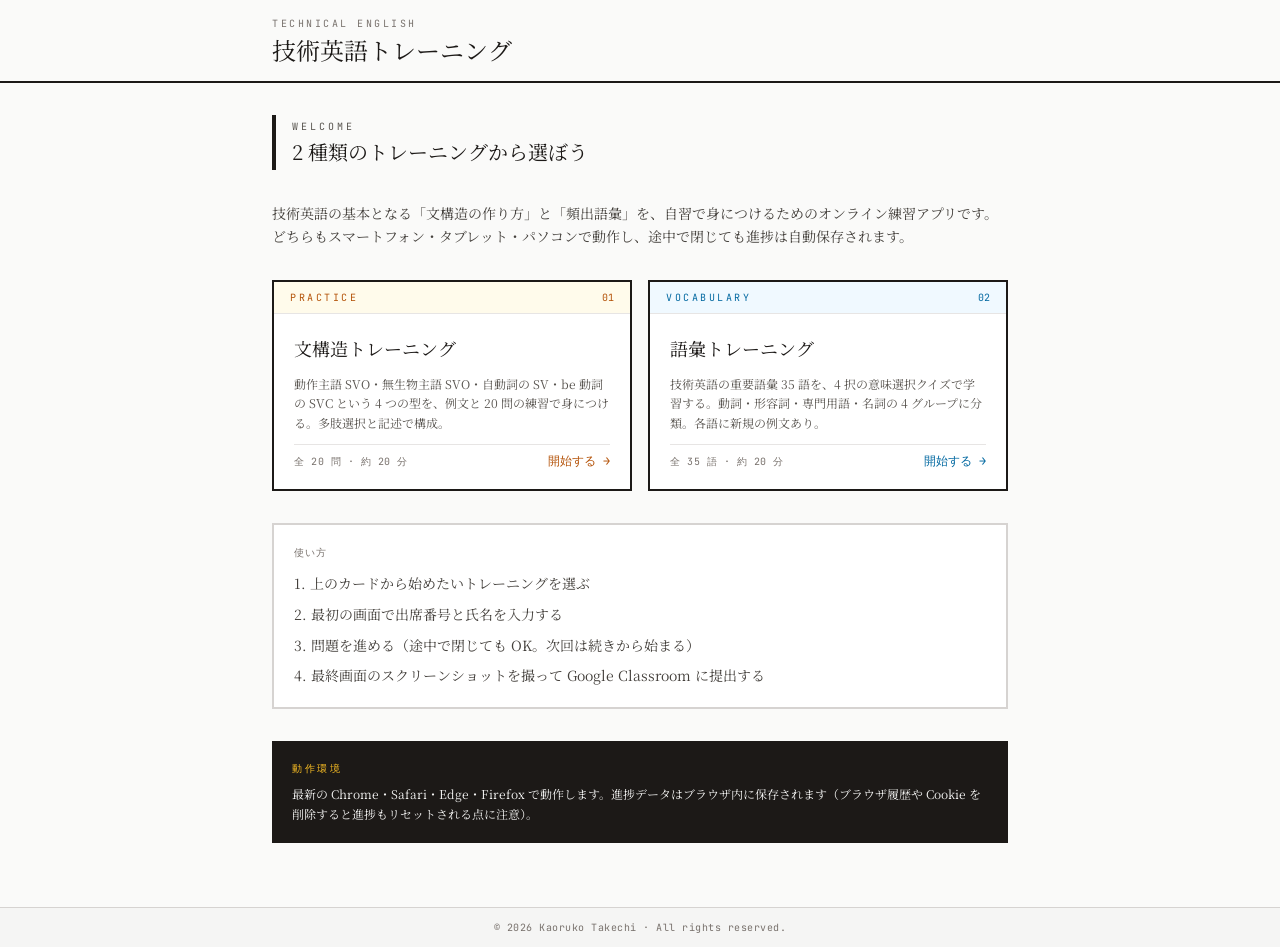
<file: index.html>
<!DOCTYPE html>
<html lang="ja">
<head>
<meta charset="UTF-8">
<meta name="viewport" content="width=device-width, initial-scale=1">
<title>技術英語トレーニング</title>
<meta name="description" content="技術英語の文構造と語彙を学習するオンライン練習アプリ">
<link rel="preconnect" href="https://fonts.googleapis.com">
<link rel="preconnect" href="https://fonts.gstatic.com" crossorigin>
<link href="https://fonts.googleapis.com/css2?family=Noto+Serif+JP:wght@400;700&family=JetBrains+Mono:wght@400;500&display=swap" rel="stylesheet">
<link rel="stylesheet" href="./tailwind.css">
<style>
  body {
    background: #fafaf9;
    margin: 0;
    font-family: "Noto Serif JP", "Hiragino Mincho ProN", serif;
    min-height: 100vh;
    display: flex;
    flex-direction: column;
  }
  .font-mono { font-family: "JetBrains Mono", ui-monospace, monospace; }
  .font-serif { font-family: "Noto Serif JP", "Hiragino Mincho ProN", serif; }
  main { flex: 1; }
</style>
</head>
<body>

<header class="border-b-2 border-stone-900 bg-stone-50">
  <div class="max-w-3xl mx-auto px-4 py-4">
    <div class="text-[10px] tracking-[0.25em] text-stone-500 font-mono uppercase">
      Technical English
    </div>
    <h1 class="text-2xl font-serif text-stone-900 leading-tight mt-1">
      技術英語トレーニング
    </h1>
  </div>
</header>

<main class="max-w-3xl mx-auto px-4 py-8 w-full space-y-8">

  <div class="border-l-4 border-stone-900 pl-4 py-1">
    <div class="text-[10px] tracking-[0.3em] font-mono text-stone-600 uppercase mb-1">
      Welcome
    </div>
    <h2 class="text-xl font-serif text-stone-900">
      2 種類のトレーニングから選ぼう
    </h2>
  </div>

  <p class="text-sm font-serif text-stone-700 leading-relaxed">
    技術英語の基本となる「文構造の作り方」と「頻出語彙」を、自習で身につけるためのオンライン練習アプリです。どちらもスマートフォン・タブレット・パソコンで動作し、途中で閉じても進捗は自動保存されます。
  </p>

  <div class="grid gap-4 md:grid-cols-2">

    <!-- 文構造トレーニング -->
    <a href="./practice.html" class="block border-2 border-stone-900 bg-white hover:bg-amber-50 transition-colors group">
      <div class="border-b border-stone-200 bg-amber-50 group-hover:bg-amber-100 transition-colors px-4 py-2 flex items-center justify-between">
        <div class="text-[10px] font-mono tracking-[0.25em] text-amber-700 uppercase">
          Practice
        </div>
        <div class="text-[10px] font-mono text-amber-700">01</div>
      </div>
      <div class="p-5 space-y-3">
        <h3 class="text-lg font-serif text-stone-900">文構造トレーニング</h3>
        <p class="text-xs font-serif text-stone-600 leading-relaxed">
          動作主語 SVO・無生物主語 SVO・自動詞の SV・be 動詞の SVC という 4 つの型を、例文と 20 問の練習で身につける。多肢選択と記述で構成。
        </p>
        <div class="flex items-center justify-between pt-2 border-t border-stone-200">
          <div class="text-[10px] font-mono text-stone-500 tracking-wider">
            全 20 問 · 約 20 分
          </div>
          <div class="text-xs font-mono text-amber-700 group-hover:translate-x-1 transition-transform">
            開始する →
          </div>
        </div>
      </div>
    </a>

    <!-- 語彙トレーニング -->
    <a href="./vocabulary.html" class="block border-2 border-stone-900 bg-white hover:bg-sky-50 transition-colors group">
      <div class="border-b border-stone-200 bg-sky-50 group-hover:bg-sky-100 transition-colors px-4 py-2 flex items-center justify-between">
        <div class="text-[10px] font-mono tracking-[0.25em] text-sky-700 uppercase">
          Vocabulary
        </div>
        <div class="text-[10px] font-mono text-sky-700">02</div>
      </div>
      <div class="p-5 space-y-3">
        <h3 class="text-lg font-serif text-stone-900">語彙トレーニング</h3>
        <p class="text-xs font-serif text-stone-600 leading-relaxed">
          技術英語の重要語彙 35 語を、4 択の意味選択クイズで学習する。動詞・形容詞・専門用語・名詞の 4 グループに分類。各語に新規の例文あり。
        </p>
        <div class="flex items-center justify-between pt-2 border-t border-stone-200">
          <div class="text-[10px] font-mono text-stone-500 tracking-wider">
            全 35 語 · 約 20 分
          </div>
          <div class="text-xs font-mono text-sky-700 group-hover:translate-x-1 transition-transform">
            開始する →
          </div>
        </div>
      </div>
    </a>

  </div>

  <!-- 使い方 -->
  <div class="border-2 border-stone-300 bg-white p-5 space-y-3">
    <div class="text-[10px] font-mono tracking-widest text-stone-500 uppercase">
      使い方
    </div>
    <ol class="text-sm font-serif text-stone-700 space-y-2 list-decimal list-inside leading-relaxed">
      <li>上のカードから始めたいトレーニングを選ぶ</li>
      <li>最初の画面で出席番号と氏名を入力する</li>
      <li>問題を進める（途中で閉じても OK。次回は続きから始まる）</li>
      <li>最終画面のスクリーンショットを撮って Google Classroom に提出する</li>
    </ol>
  </div>

  <!-- 動作環境 -->
  <div class="bg-stone-900 text-stone-100 p-5 space-y-2">
    <div class="text-[10px] font-mono tracking-[0.25em] text-amber-400 uppercase">
      動作環境
    </div>
    <p class="text-xs font-serif leading-relaxed">
      最新の Chrome・Safari・Edge・Firefox で動作します。進捗データはブラウザ内に保存されます（ブラウザ履歴や Cookie を削除すると進捗もリセットされる点に注意）。
    </p>
  </div>

</main>

<footer class="border-t border-stone-300 bg-stone-100 py-3 px-4 mt-8">
  <div class="max-w-3xl mx-auto text-[10px] font-mono text-stone-500 text-center tracking-wider">
    © 2026 Kaoruko Takechi · All rights reserved.
  </div>
</footer>

</body>
</html>
</file>
